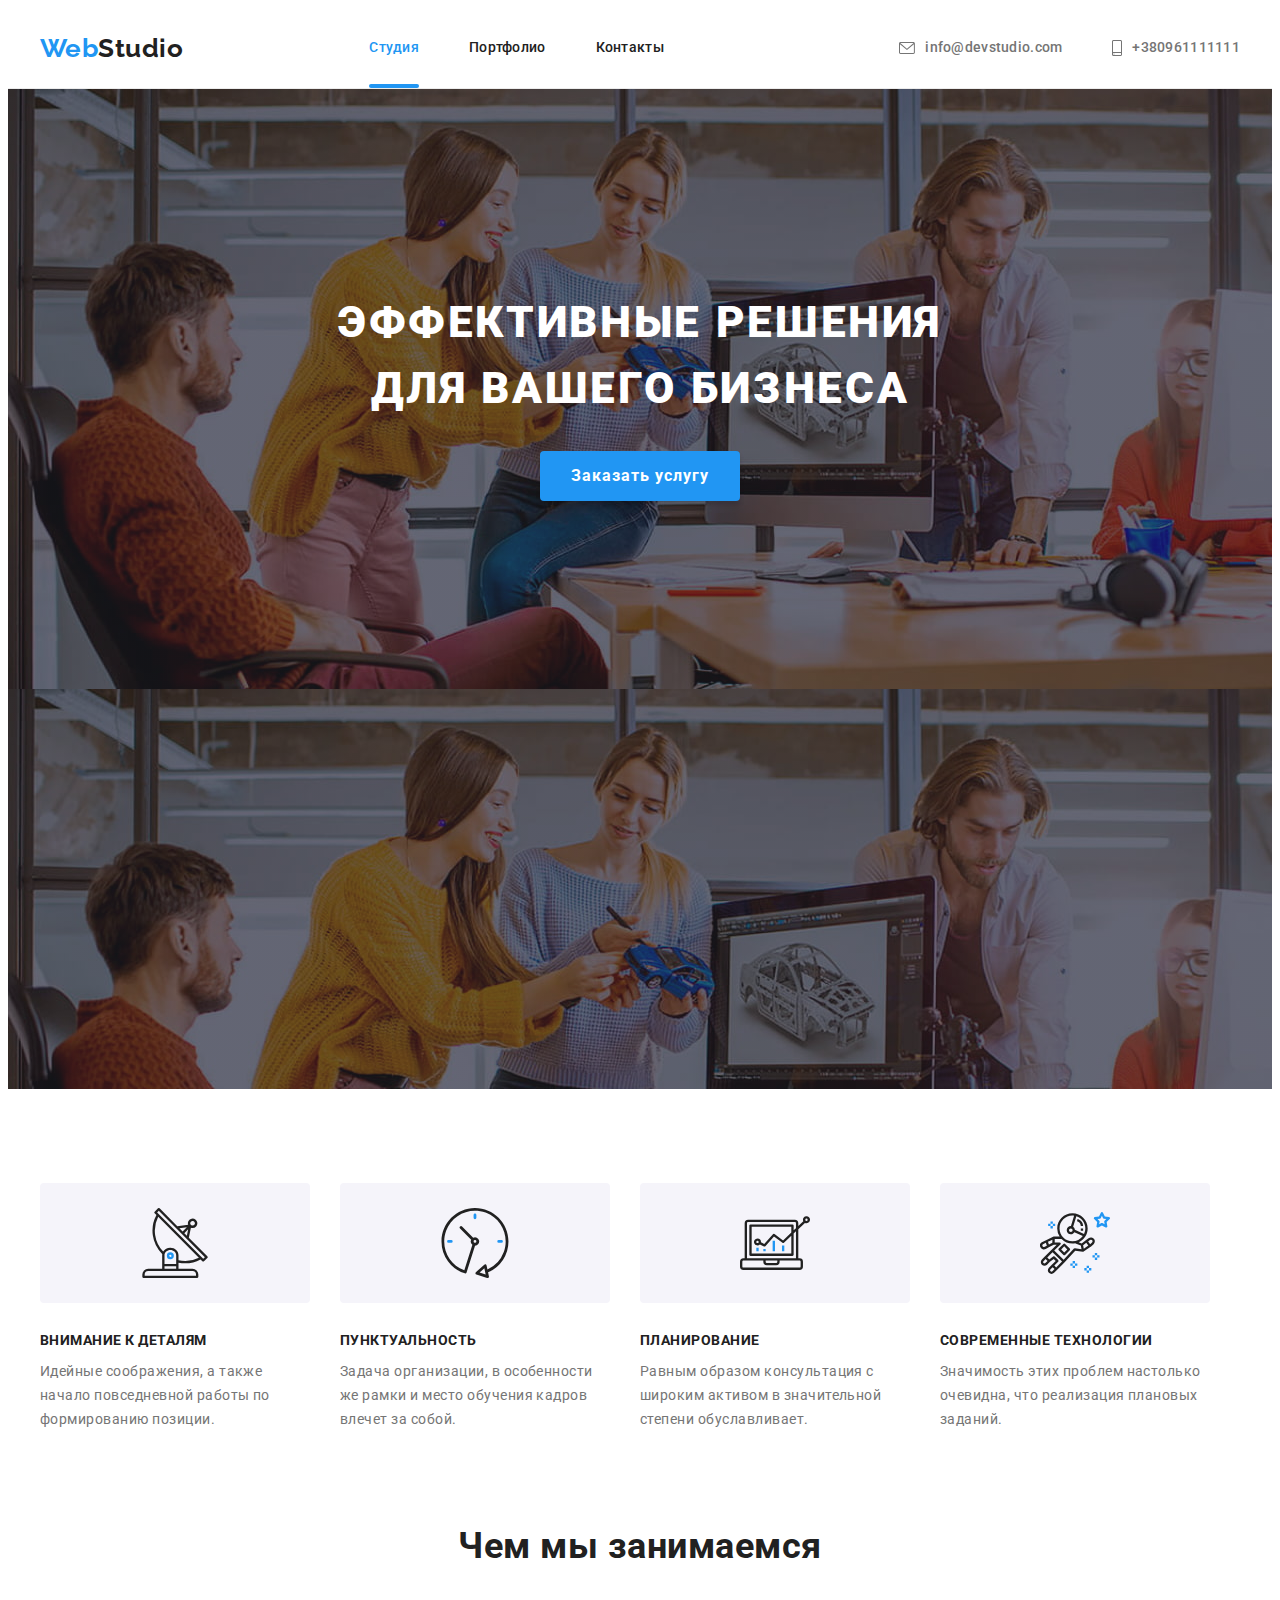
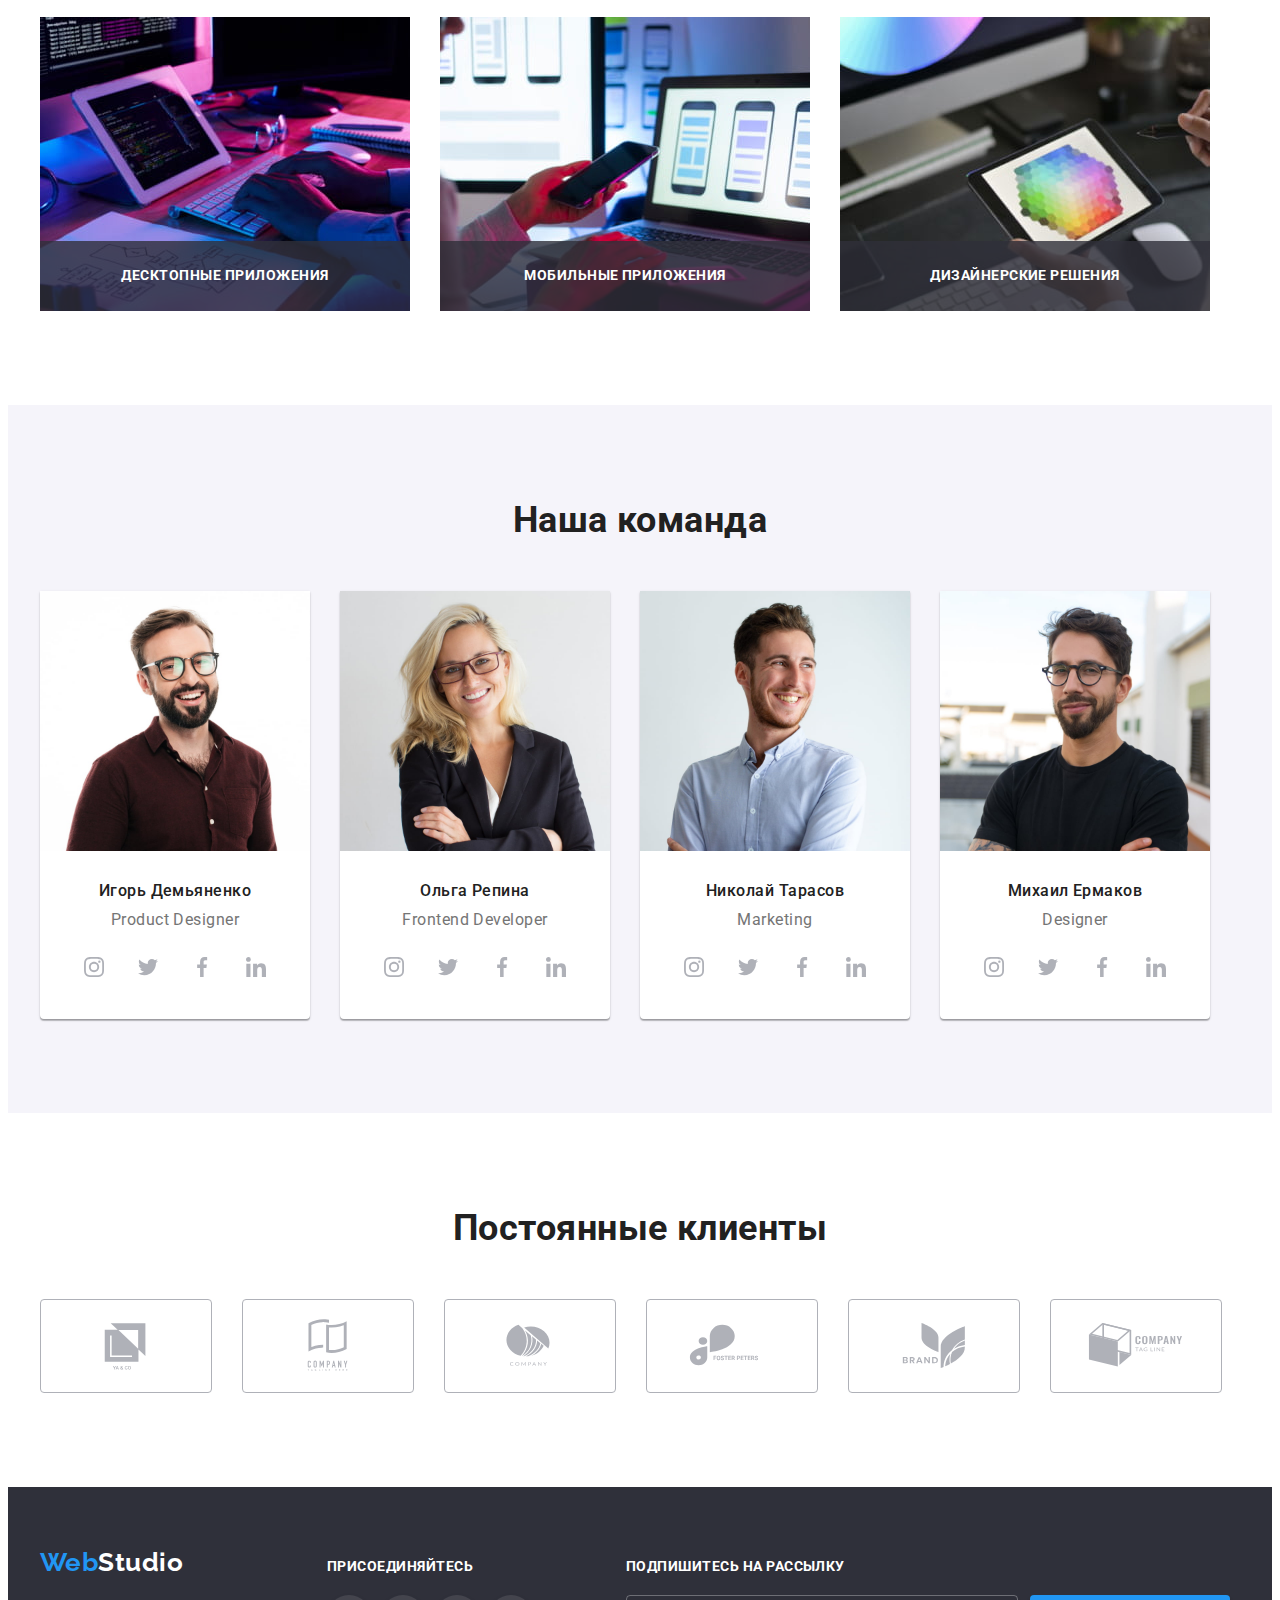
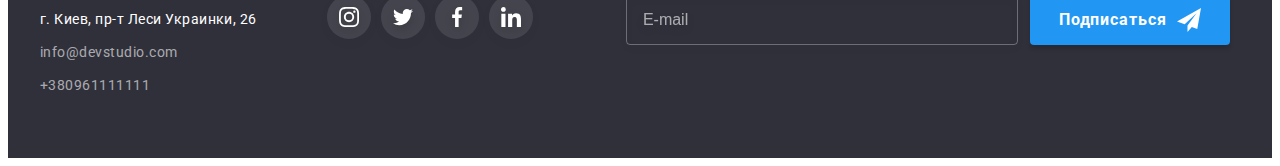
<file: index.html>
<!DOCTYPE html>
<html lang="ru">
  <head>
    <meta charset="UTF-8" />
    <meta http-equiv="X-UA-Compatible" content="IE=edge" />
    <meta name="viewport" content="width=device-width, initial-scale=1.0" />
    <title>WebStudio</title>
    <link rel="preconnect" href="https://fonts.googleapis.com" />
    <link rel="preconnect" href="https://fonts.gstatic.com" crossorigin />
    <link
      href="https://fonts.googleapis.com/css2?family=Raleway:wght@700&family=Roboto:wght@400;500;700;900&display=swap"
      rel="stylesheet"
    />
    <link
      rel="stylesheet"
      href="https://cdnjs.cloudflare.com/ajax/libs/modern-normalize/1.1.0/modern-normalize.min.css"
      integrity="sha512-wpPYUAdjBVSE4KJnH1VR1HeZfpl1ub8YT/NKx4PuQ5NmX2tKuGu6U/JRp5y+Y8XG2tV+wKQpNHVUX03MfMFn9Q=="
      crossorigin="anonymous"
      referrerpolicy="no-referrer"
    />
    <link rel="stylesheet" href="./css/main.min.css"/>
  </head>
  <body>
    <!-- Header -->
    <header class="header">
      <div class="conteiner header__conteiner">
        <nav class="header__navigation">
          <a class="logo" href="./index.html" lang="en"
            >Web<span class="logo logo--accent" lang="en">Studio</span></a
          >

          <ul class="header__list">
            <li class="header__item"><a class="header__link header__link--active" href="./index.html">Студия</a></li>
            <li class="header__item"><a class="header__link" href="./portfolio.html">Портфолио</a></li>
            <li class="header__item"><a class="header__link" href="">Контакты</a></li>
          </ul>
        </nav>
        <ul class="contacts">
          <li class="contacts__item">
            <a class="contacts__link" href="mailto:info@devstudio.com">
              <svg class="contacts__icon" width="16" height="12">
                <use href="./images/icons.svg#envelope"></use>
              </svg>
              info@devstudio.com</a
            >
          </li>
          <li class="contacts__item">
            <a class="contacts__link" href="tel:+380961111111">
              <svg class="contacts__icon" width="10" height="16">
                <use href="./images/icons.svg#smartphone"></use></svg
              >+380961111111</a
            >
          </li>
        </ul>
      </div>
    </header>
    <main class="main">
      <!-- Секция герой -->
      <section class="hero">
        <h1 class="hero__title">Эффективные решения<br />для вашего бизнеса</h1>
        <button class="button" type="button" data-modal-open>Заказать услугу</button>
        <!-- Модальное окно -->
        <div class="backdrop is-hidden" data-modal>
          <div class="modal-wrapper">
            <button class="btn-close" data-modal-close aria-label="Закрыть">
              <svg class="btn-close__icon" width="11" height="11">
                <use href="./images/icons.svg#close-icon"></use>
              </svg>
            </button>
            <strong class="modal-wrapper__title">Оставьте свои данные, мы вам перезвоним</strong>
            <form class="form">
              <label class="form__label">
                <span class="form__name">Имя</span>
                <input class="form__input" type="text" name="username" />
                <svg class="form__icon" width="18" height="18">
                  <use href="./images/icons.svg#person-icon"></use>
                </svg>
              </label>
              <label class="form__label">
                <span class="form__name">Телефон</span>
                <input class="form__input" type="tel" name="phone_number" />
                <svg class="form__icon" width="18" height="18">
                  <use href="./images/icons.svg#phone-icon"></use>
                </svg>
              </label>
              <label class="form__label">
                <span class="form__name">Почта</span>
                <input class="form__input" type="email" name="mail" />
                <svg class="form__icon" width="18" height="18">
                  <use href="./images/icons.svg#email-icon"></use>
                </svg>
              </label>
              <label class="form__label-comment">
                <span class="form__name">Комментарий</span>
                <textarea
                  class="form__comment"
                  name="comment"
                  rows="5"
                  placeholder="Введите текст"
                ></textarea>
              </label>
              <label class="form__policy">
                <input class="form__checkbox visually-hidden" type="checkbox" name="policy" />
                <span class="form__custom-checkbox">
                  <svg class="form__check-icon" width="16" height="15">
                    <use href="./images/icons.svg#icon-check"></use>
                  </svg>
                </span>
                <span class="form__text-policy"
                  >Соглашаюсь с рассылкой и принимаю
                  <a class="form__policy-link" href="" target="_blank">Условия договора</a>
                </span>
              </label>
              <button class="button" type="submit">Отправить</button>
            </form>
          </div>
        </div>
      </section>
      <!--Наши преимущества  -->
      <section class="section">
        <div class="conteiner">
          <h2 class="visually-hidden">Наши преимущества</h2>
          <ul class="advantages">
            <li class="advantages__item">
              <div class="advantages__background">
                <svg class="advantages__icon" width="70" height="70">
                  <use href="./images/icons.svg#antenna"></use>
                </svg>
              </div>
              <h3 class="advantages__title">Внимание к деталям</h3>
              <p class="advantages__text">
                Идейные соображения, а также начало повседневной работы по формированию позиции.
              </p>
            </li>
            <li class="advantages__item">
              <div class="advantages__background">
                <svg class="advantages__icon" width="70" height="70">
                  <use href="./images/icons.svg#clock"></use>
                </svg>
              </div>
              <h3 class="advantages__title">Пунктуальность</h3>
              <p class="advantages__text">
                Задача организации, в особенности же рамки и место обучения кадров влечет за собой.
              </p>
            </li>
            <li class="advantages__item">
              <div class="advantages__background">
                <svg class="advantages__icon" width="70" height="70">
                  <use href="./images/icons.svg#diagram"></use>
                </svg>
              </div>
              <h3 class="advantages__title">Планирование</h3>
              <p class="advantages__text">
                Равным образом консультация с широким активом в значительной степени обуславливает.
              </p>
            </li>
            <li class="advantages__item">
              <div class="advantages__background">
                <svg class="advantages__icon" width="70" height="70">
                  <use href="./images/icons.svg#astronaut"></use>
                </svg>
              </div>
              <h3 class="advantages__title">Современные технологии</h3>
              <p class="advantages__text">
                Значимость этих проблем настолько очевидна, что реализация плановых заданий.
              </p>
            </li>
          </ul>
        </div>
      </section>
      <!-- Чем мы занимаемся -->
      <section class="section main__section">
        <div class="conteiner">
          <h2 class="section__title">Чем мы занимаемся</h2>
          <ul class="specialty">
            <li class="specialty__item">
              <img
                class="specialty__img"
                src="./images/examples-of-works/img-examples-of-works-1.jpg"
                alt="кто-то набирает на клавиатуре код разработки, который виден на экране монитора"
                width="370"
                height="294"
              />
              <p class="specialty__text">Десктопные приложения</p>
            </li>
            <li class="specialty__item">
              <img
                class="specialty__img"
                src="./images/examples-of-works/img-examples-of-works-2.jpg"
                alt="женщина с телефоном в руке, сидящая перед ноутбуком, на экране которого изображены примеры верстки для мобильных устройств"
                width="370"
                height="294"
              />
              <p class="specialty__text">Мобильные приложения</p>
            </li>
            <li class="specialty__item">
              <img
                class="specialty__img"
                src="./images/examples-of-works/img-examples-of-works-3.jpg"
                alt="кто-то держит в руке планшет, на котором изображена гамма цветных градиентов, в другой руке стилус"
                width="370"
                height="294"
              />
              <p class="specialty__text">Дизайнерские решения</p>
            </li>
          </ul>
        </div>
      </section>
      <!-- Наша команда -->
      <section class="section section--background ">
        <div class="conteiner">
          <h2 class="section__title">Наша команда</h2>
          <ul class="team">
            <li class="team__item">
              <img
                class="team__img"
                src="./images/foto-team/foto-1.jpg"
                alt="фото мужчины"
                width="270"
                height="260"
              />
              <div class="team__description">
                <h3 class="team__name">Игорь Демьяненко</h3>
                <p class="team__profession" lang="en">Product Designer</p>

                <ul class="socials">
                  <li class="socials__item">
                    <a
                      class="socials__link"
                      href=""
                      target="_blank"
                      rel="noopener noreferrer"
                      aria-label="иконка instagram"
                    >
                      <svg class="socials__icon" width="20" height="20">
                        <use href="./images/icons.svg#instagram"></use>
                      </svg>
                    </a>
                  </li>
                  <li class="socials__item">
                    <a
                      class="socials__link"
                      href=""
                      target="_blank"
                      rel="noopener noreferrer"
                      aria-label="иконка twitter"
                    >
                      <svg class="socials__icon" width="20" height="20">
                        <use href="./images/icons.svg#twitter"></use>
                      </svg>
                    </a>
                  </li>
                  <li class="socials__item">
                    <a
                      class="socials__link"
                      href=""
                      target="_blank"
                      rel="noopener noreferrer"
                      aria-label="иконка facebook"
                    >
                      <svg class="socials__icon" width="20" height="20">
                        <use href="./images/icons.svg#facebook"></use>
                      </svg>
                    </a>
                  </li>
                  <li class="socials__item">
                    <a
                      class="socials__link"
                      href=""
                      target="_blank"
                      rel="noopener noreferrer"
                      aria-label="иконка linkedin"
                    >
                      <svg class="socials__icon" width="20" height="20">
                        <use href="./images/icons.svg#linkedin"></use>
                      </svg>
                    </a>
                  </li>
                </ul>
              </div>
            </li>
            <li class="team__item">
              <img
                class="team__img"
                src="./images/foto-team/foto-2.jpg"
                alt="фото женщины"
                width="270"
                height="260"
              />
              <div class="team__description">
                <h3 class="team__name">Ольга Репина</h3>
                <p class="team__profession" lang="en">Frontend Developer</p>
                <ul class="socials">
                  <li class="socials__item">
                    <a
                      class="socials__link"
                      href=""
                      target="_blank"
                      rel="noopener noreferrer"
                      aria-label="иконка instagram"
                    >
                      <svg class="socials__icon" width="20" height="20">
                        <use href="./images/icons.svg#instagram"></use>
                      </svg>
                    </a>
                  </li>
                  <li class="socials__item">
                    <a
                      class="socials__link"
                      href=""
                      target="_blank"
                      rel="noopener noreferrer"
                      aria-label="иконка twitter"
                    >
                      <svg class="socials__icon" width="20" height="20">
                        <use href="./images/icons.svg#twitter"></use>
                      </svg>
                    </a>
                  </li>
                  <li class="socials__item">
                    <a
                      class="socials__link"
                      href=""
                      target="_blank"
                      rel="noopener noreferrer"
                      aria-label="иконка facebook"
                    >
                      <svg class="socials__icon" width="20" height="20">
                        <use href="./images/icons.svg#facebook"></use>
                      </svg>
                    </a>
                  </li>
                  <li class="socials__item">
                    <a
                      class="socials__link"
                      href=""
                      target="_blank"
                      rel="noopener noreferrer"
                      aria-label="иконка linkedin"
                    >
                      <svg class="socials__icon" width="20" height="20">
                        <use href="./images/icons.svg#linkedin"></use>
                      </svg>
                    </a>
                  </li>
                </ul>
              </div>
            </li>
            <li class="team__item">
              <img
                class="team__img"
                src="./images/foto-team/foto-3.jpg"
                alt="фото мужчины"
                width="270"
                height="260"
              />
              <div class="team__description">
                <h3 class="team__name">Николай Тарасов</h3>
                <p class="team__profession" lang="en">Marketing</p>
                <ul class="socials">
                  <li class="socials__item">
                    <a
                      class="socials__link"
                      href=""
                      target="_blank"
                      rel="noopener noreferrer"
                      aria-label="иконка instagram"
                    >
                      <svg class="socials__icon" width="20" height="20">
                        <use href="./images/icons.svg#instagram"></use>
                      </svg>
                    </a>
                  </li>
                  <li class="socials__item">
                    <a
                      class="socials__link"
                      href=""
                      target="_blank"
                      rel="noopener noreferrer"
                      aria-label="иконка twitter"
                    >
                      <svg class="socials__icon" width="20" height="20">
                        <use href="./images/icons.svg#twitter"></use>
                      </svg>
                    </a>
                  </li>
                  <li class="socials__item">
                    <a
                      class="socials__link"
                      href=""
                      target="_blank"
                      rel="noopener noreferrer"
                      aria-label="иконка facebook"
                    >
                      <svg class="socials__icon" width="20" height="20">
                        <use href="./images/icons.svg#facebook"></use>
                      </svg>
                    </a>
                  </li>
                  <li class="socials__item">
                    <a
                      class="socials__link"
                      href=""
                      target="_blank"
                      rel="noopener noreferrer"
                      aria-label="иконка linkedin"
                    >
                      <svg class="socials__icon" width="20" height="20">
                        <use href="./images/icons.svg#linkedin"></use>
                      </svg>
                    </a>
                  </li>
                </ul>
              </div>
            </li>
            <li class="team__item">
              <img
                class="team__img"
                src="./images/foto-team/foto-4.jpg"
                alt="фото мужчины"
                width="270"
                height="260"
              />
              <div class="team__description">
                <h3 class="team__name">Михаил Ермаков</h3>
                <p class="team__profession" lang="en">Designer</p>
                <ul class="socials">
                  <li class="socials__item">
                    <a
                      class="socials__link"
                      href=""
                      target="_blank"
                      rel="noopener noreferrer"
                      aria-label="иконка instagram"
                    >
                      <svg class="socials__icon" width="20" height="20">
                        <use href="./images/icons.svg#instagram"></use>
                      </svg>
                    </a>
                  </li>
                  <li class="socials__item">
                    <a
                      class="socials__link"
                      href=""
                      target="_blank"
                      rel="noopener noreferrer"
                      aria-label="иконка twitter"
                    >
                      <svg class="socials__icon" width="20" height="20">
                        <use href="./images/icons.svg#twitter"></use>
                      </svg>
                    </a>
                  </li>
                  <li class="socials__item">
                    <a
                      class="socials__link"
                      href=""
                      target="_blank"
                      rel="noopener noreferrer"
                      aria-label="иконка facebook"
                    >
                      <svg class="socials__icon" width="20" height="20">
                        <use href="./images/icons.svg#facebook"></use>
                      </svg>
                    </a>
                  </li>
                  <li class="socials__item">
                    <a
                      class="socials__link"
                      href=""
                      target="_blank"
                      rel="noopener noreferrer"
                      aria-label="иконка linkedin"
                    >
                      <svg class="socials__icon" width="20" height="20">
                        <use href="./images/icons.svg#linkedin"></use>
                      </svg>
                    </a>
                  </li>
                </ul>
              </div>
            </li>
          </ul>
        </div>
      </section>
      <!-- Постоянные клиенты -->
      <section class="section">
        <div class="conteiner">
          <h2 class="section__title">Постоянные клиенты</h2>
          <ul class="client">
            <li class="client__item">
              <a
                class="client__link"
                href=""
                target="_blank"
                rel="noopener noreferrer"
                aria-label="логотип компании"
              >
                <svg class="client__icon" width="106" height="60">
                  <use href="./images/icons.svg#logo-1"></use>
                </svg>
              </a>
            </li>
            <li class="client__item">
              <a
                class="client__link"
                href=""
                target="_blank"
                rel="noopener noreferrer"
                aria-label="логотип компании"
              >
                <svg class="client__icon" width="106" height="60">
                  <use href="./images/icons.svg#logo-2"></use>
                </svg>
              </a>
            </li>
            <li class="client__item">
              <a
                class="client__link"
                href=""
                target="_blank"
                rel="noopener noreferrer"
                aria-label="логотип компании"
              >
                <svg class="client__icon" width="106" height="60">
                  <use href="./images/icons.svg#logo-3"></use>
                </svg>
              </a>
            </li>
            <li class="client__item">
              <a
                class="client__link"
                href=""
                target="_blank"
                rel="noopener noreferrer"
                aria-label="логотип компании"
              >
                <svg class="client__icon" width="106" height="60">
                  <use href="./images/icons.svg#logo-4"></use>
                </svg>
              </a>
            </li>
            <li class="client__item">
              <a
                class="client__link"
                href=""
                target="_blank"
                rel="noopener noreferrer"
                aria-label="логотип компании"
              >
                <svg class="client__icon" width="106" height="60">
                  <use href="./images/icons.svg#logo-5"></use>
                </svg>
              </a>
            </li>
            <li class="client__item">
              <a
                class="client__link"
                href=""
                target="_blank"
                rel="noopener noreferrer"
                aria-label="логотип компании"
              >
                <svg class="client__icon" width="106" height="60">
                  <use href="./images/icons.svg#logo-6"></use>
                </svg>
              </a>
            </li>
          </ul>
        </div>
      </section>
    </main>

    <!-- Footer -->

    <footer class="footer">
      <div class="conteiner footer__conteiner">
        <div class="logo-address">
          <a class="footer-logo" href="./index.html" lang="en"
            >Web<span class="footer-logo__part footer-logo__part--accent" lang="en">Studio</span></a
          >
          <address class="address">
            <p class="address__residential">г. Киев, пр-т Леси Украинки, 26</p>
            <ul class="address__list">
              <li class="address__item">
                <a class="address__link" href="mailto:info@devstudio.com">info@devstudio.com</a>
              </li>
              <li class="address__item">
                <a class="address__link" href="tel:+380961111111">+380961111111</a>
              </li>
            </ul>
          </address>
        </div>
        <div class="footer-socials">
          <strong class="footer-socials__title">Присоединяйтесь</strong>
          <ul class="socials">
            <li class="socials__item">
              <a
                class="socials__link--darck"
                href=""
                target="_blank"
                rel="noopener noreferrer"
                aria-label="иконка instagram"
              >
                <svg class="socials__icon--darck" width="20" height="20">
                  <use href="./images/icons.svg#instagram"></use>
                </svg>
              </a>
            </li>
            <li class="socials__item">
              <a
                class="socials__link--darck"
                href=""
                target="_blank"
                rel="noopener noreferrer"
                aria-label="иконка twitter"
              >
                <svg class="socials__icon--darck" width="20" height="20">
                  <use href="./images/icons.svg#twitter"></use>
                </svg>
              </a>
            </li>
            <li class="socials__item">
              <a
                class="socials__link--darck"
                href=""
                target="_blank"
                rel="noopener noreferrer"
                aria-label="иконка facebook"
              >
                <svg class="socials__icon--darck" width="20" height="20">
                  <use href="./images/icons.svg#facebook"></use>
                </svg>
              </a>
            </li>
            <li class="socials__item">
              <a
                class="socials__link--darck"
                href=""
                target="_blank"
                rel="noopener noreferrer"
                aria-label="иконка linkedin"
              >
                <svg class="socials__icon--darck" width="20" height="20">
                  <use href="./images/icons.svg#linkedin"></use>
                </svg>
              </a>
            </li>
          </ul>
        </div>
        <div class="subscribe">
          <strong class="subscribe__title">Подпишитесь на рассылку</strong>
          <form class="subscribe__form">
            <label class="visually-hidden" for="sub-mail">Почта</label>
            <input
              class="subscribe__input"
              type="email"
              name="mail"
              id="sub-mail"
              placeholder="E-mail"
            />
            <button class="button subscribe__button" type="submit">
              Подписаться
              <svg class="subscribe__icon" width="24" height="24">
                <use href="./images/icons.svg#icon-send"></use>
              </svg>
            </button>
          </form>
        </div>
      </div>
    </footer>
    <script src="./js/modal.js"></script>
  </body>
</html>
</file>
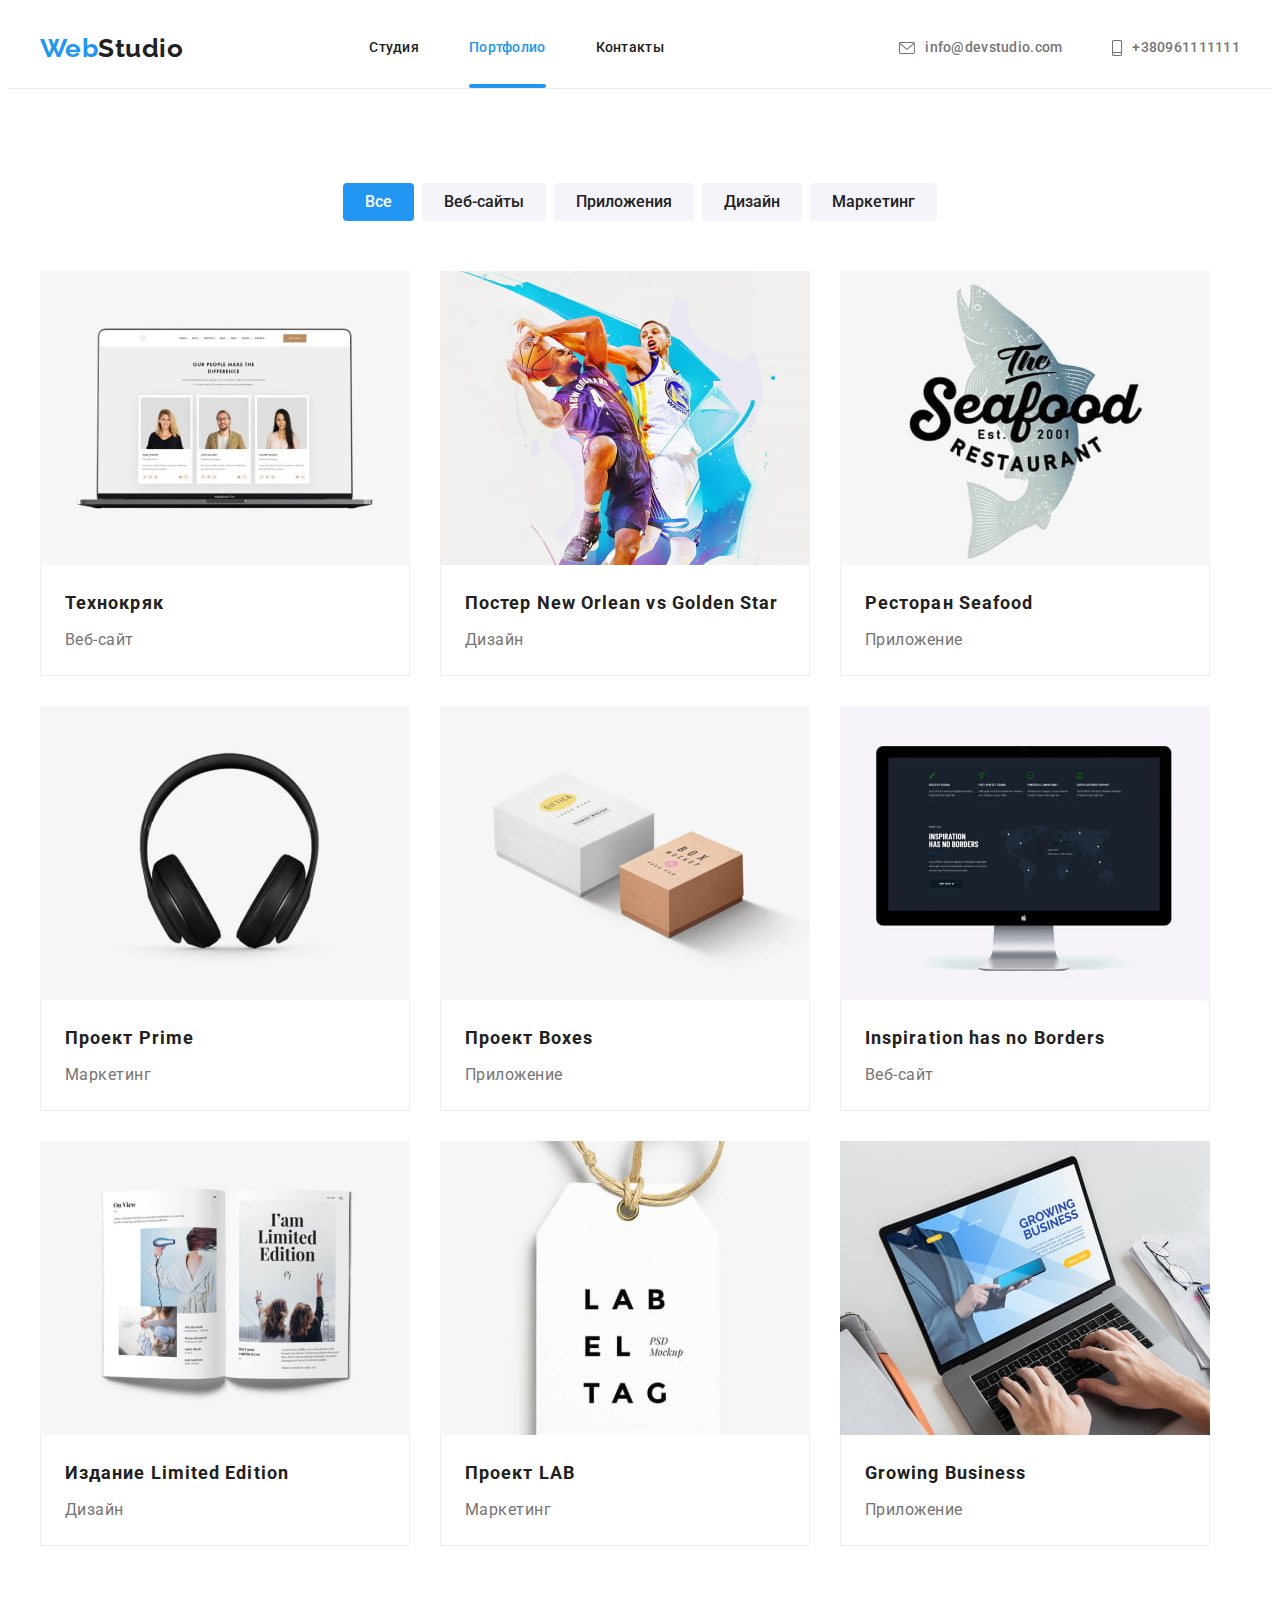
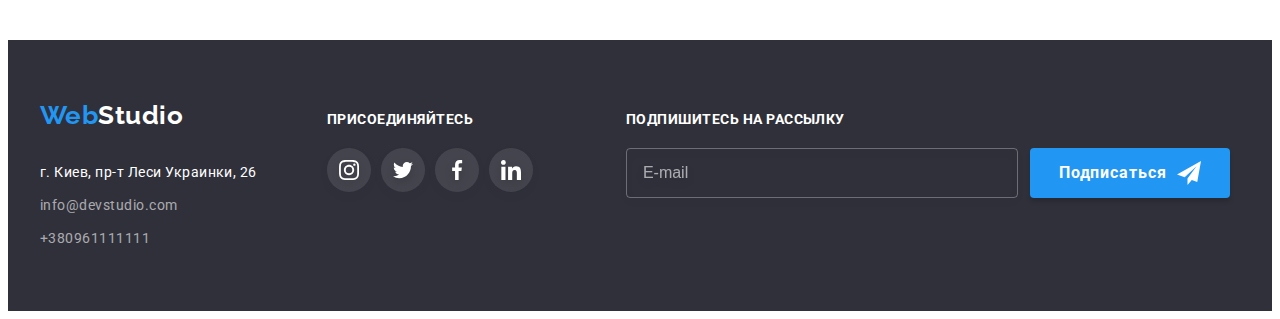
<file: portfolio.html>
<!DOCTYPE html>
<html lang="ru">
  <head>
    <meta charset="UTF-8" />
    <meta http-equiv="X-UA-Compatible" content="IE=edge" />
    <meta name="viewport" content="width=device-width, initial-scale=1.0" />
    <title>WebStudio</title>
    <link rel="preconnect" href="https://fonts.googleapis.com" />
    <link rel="preconnect" href="https://fonts.gstatic.com" crossorigin />
    <link
      href="https://fonts.googleapis.com/css2?family=Raleway:wght@700&family=Roboto:wght@400;500;700;900&display=swap"
      rel="stylesheet"
    />
    <link
      rel="stylesheet"
      href="https://cdnjs.cloudflare.com/ajax/libs/modern-normalize/1.1.0/modern-normalize.min.css"
      integrity="sha512-wpPYUAdjBVSE4KJnH1VR1HeZfpl1ub8YT/NKx4PuQ5NmX2tKuGu6U/JRp5y+Y8XG2tV+wKQpNHVUX03MfMFn9Q=="
      crossorigin="anonymous"
      referrerpolicy="no-referrer"
    />
    <link rel="stylesheet" href="./css/main.min.css"/>
  </head>
  <body>
    <!-- Header -->
    <header class="header">
      <div class="conteiner header__conteiner">
        <nav class="header__navigation">
          <a class="logo" href="./index.html" lang="en"
            >Web<span class="logo logo--accent" lang="en">Studio</span></a
          >

          <ul class="header__list">
            <li class="header__item"><a class="header__link" href="./index.html">Студия</a></li>
            <li class="header__item"><a class="header__link header__link--active" href="./portfolio.html">Портфолио</a></li>
            <li class="header__item"><a class="header__link" href="">Контакты</a></li>
          </ul>
        </nav>
        <ul class="contacts">
          <li class="contacts__item">
            <a class="contacts__link" href="mailto:info@devstudio.com">
              <svg class="contacts__icon" width="16" height="12">
                <use href="./images/icons.svg#envelope"></use>
              </svg>
              info@devstudio.com</a
            >
          </li>
          <li class="contacts__item">
            <a class="contacts__link" href="tel:+380961111111">
              <svg class="contacts__icon" width="10" height="16">
                <use href="./images/icons.svg#smartphone"></use></svg
              >+380961111111</a
            >
          </li>
        </ul>
      </div>
    </header>
    <main>
      <!-- Секция портфолио -->
      <section class="section">
        <div class="conteiner">
          <h1 class="visually-hidden">Портфолио</h1>
          <ul class="list-btn">
            <li class="list-btn__item">
              <button class="portfolio-btn portfolio-btn--active" type="button">Все</button>
            </li>
            <li class="list-btn__item">
              <button class="portfolio-btn" type="button">Веб-сайты</button>
            </li>
            <li class="list-btn__item">
              <button class="portfolio-btn" type="button">Приложения</button>
            </li>
            <li class="list-btn__item">
              <button class="portfolio-btn" type="button">Дизайн</button>
            </li>
            <li class="list-btn__item">
              <button class="portfolio-btn" type="button">Маркетинг</button>
            </li>
          </ul>
          <!-- Картки -->
          <ul class="portfolio">
            <li class="portfolio__item">
              <a class="card" href="">
                <div class="card__wrapper">
                  <img
                    class="card__img"
                    src="./images/porfolio/website-tehnicall.jpg"
                    alt="ноутбук на котором изображена страница сайта"
                    width="370"
                    height="294"
                  />
                  <p class="card__text">
                    Ресурс предлагает комплексные предложения с разным уровнем функционала и
                    сервисов. Все это позволит посетителю получить исчерпывающие сведения <br />
                    о компании или частном лице.
                  </p>
                </div>

                <div class="card__description">
                  <h2 class="card__title">Технокряк</h2>
                  <p class="card__direction">Веб-сайт</p>
                </div>
              </a>
            </li>
            <li class="portfolio__item">
              <a class="card" href="">
                <div class="card__wrapper">
                  <img
                    class="card__img"
                    src="./images/porfolio/poster.jpg"
                    alt="двое баскетболистов в борьбе за мяч"
                    width="370"
                    height="294"
                  />
                  <p class="card__text">
                    Ресурс предлагает комплексные предложения с разным уровнем функционала и
                    сервисов. Все это позволит посетителю получить исчерпывающие сведения <br />
                    о компании или частном лице.
                  </p>
                </div>
                <div class="card__description">
                  <h2 class="card__title">Постер New Orlean vs Golden Star</h2>
                  <p class="card__direction">Дизайн</p>
                </div>
              </a>
            </li>
            <li class="portfolio__item">
              <a class="card" href="">
                <div class="card__wrapper">
                  <img
                    class="card__img"
                    src="./images/porfolio/seafood.jpg"
                    alt="рыба на фоне которой изображено название ресторана"
                    width="370"
                    height="294"
                  />
                  <p class="card__text">
                    Ресурс предлагает комплексные предложения с разным уровнем функционала и
                    сервисов. Все это позволит посетителю получить исчерпывающие сведения <br />
                    о компании или частном лице.
                  </p>
                </div>
                <div class="card__description">
                  <h2 class="card__title">Ресторан Seafood</h2>
                  <p class="card__direction">Приложение</p>
                </div>
              </a>
            </li>
            <li class="portfolio__item">
              <a class="card" href="">
                <div class="card__wrapper">
                  <img
                    class="card__img"
                    src="./images/porfolio/prime.jpg"
                    alt="наушники полноразмерные"
                    width="370"
                    height="294"
                  />
                  <p class="card__text">
                    Ресурс предлагает комплексные предложения с разным уровнем функционала и
                    сервисов. Все это позволит посетителю получить исчерпывающие сведения <br />
                    о компании или частном лице.
                  </p>
                </div>
                <div class="card__description">
                  <h2 class="card__title">Проект Prime</h2>
                  <p class="card__direction">Маркетинг</p>
                </div>
              </a>
            </li>
            <li class="portfolio__item">
              <a class="card" href="">
                <div class="card__wrapper">
                  <img
                    class="card__img"
                    src="./images/porfolio/boxes.jpg"
                    alt="две коробки"
                    width="370"
                    height="294"
                  />
                  <p class="card__text">
                    Ресурс предлагает комплексные предложения с разным уровнем функционала и
                    сервисов. Все это позволит посетителю получить исчерпывающие сведения <br />
                    о компании или частном лице.
                  </p>
                </div>
                <div class="card__description">
                  <h2 class="card__title">Проект Boxes</h2>
                  <p class="card__direction">Приложение</p>
                </div>
              </a>
            </li>
            <li class="portfolio__item">
              <a class="card" href="">
                <div class="card__wrapper">
                  <img
                    class="card__img"
                    src="./images/porfolio/inspiration-borders.jpg"
                    alt="монитор на котором изображена страница сайта"
                    width="370"
                    height="294"
                  />
                  <p class="card__text">
                    Ресурс предлагает комплексные предложения с разным уровнем функционала и
                    сервисов. Все это позволит посетителю получить исчерпывающие сведения <br />
                    о компании или частном лице.
                  </p>
                </div>
                <div class="card__description">
                  <h2 class="card__title">Inspiration has no Borders</h2>
                  <p class="card__direction">Веб-сайт</p>
                </div>
              </a>
            </li>
            <li class="portfolio__item">
              <a class="card" href="">
                <div class="card__wrapper">
                  <img
                    class="card__img"
                    src="./images/porfolio/limited-edition.jpg"
                    alt="страницы журнала"
                    width="370"
                    height="294"
                  />
                  <p class="card__text">
                    Ресурс предлагает комплексные предложения с разным уровнем функционала и
                    сервисов. Все это позволит посетителю получить исчерпывающие сведения <br />
                    о компании или частном лице.
                  </p>
                </div>
                <div class="card__description">
                  <h2 class="card__title">Издание Limited Edition</h2>
                  <p class="card__direction">Дизайн</p>
                </div>
              </a>
            </li>
            <li class="portfolio__item">
              <a class="card" href="">
                <div class="card__wrapper">
                  <img
                    class="card__img"
                    src="./images/porfolio/lab.jpg"
                    alt="бейдж, на котором изображено название проекта"
                    width="370"
                    height="294"
                  />
                  <p class="card__text">
                    Ресурс предлагает комплексные предложения с разным уровнем функционала и
                    сервисов. Все это позволит посетителю получить исчерпывающие сведения <br />
                    о компании или частном лице.
                  </p>
                </div>
                <div class="card__description">
                  <h2 class="card__title">Проект LAB</h2>
                  <p class="card__direction">Маркетинг</p>
                </div>
              </a>
            </li>
            <li class="portfolio__item">
              <a class="card" href="">
                <div class="card__wrapper">
                  <img
                    class="card__img"
                    src="./images/porfolio/growing-business.jpg"
                    alt="ноутбук на котором изображена страница приложения"
                    width="370"
                    height="294"
                  />
                  <p class="card__text">
                    Ресурс предлагает комплексные предложения с разным уровнем функционала и
                    сервисов. Все это позволит посетителю получить исчерпывающие сведения <br />
                    о компании или частном лице.
                  </p>
                </div>
                <div class="card__description">
                  <h2 class="card__title">Growing Business</h2>
                  <p class="card__direction">Приложение</p>
                </div>
              </a>
            </li>
          </ul>
        </div>
      </section>
    </main>
    <!-- Footer -->
    <footer class="footer">
      <div class="conteiner footer__conteiner">
        <div class="logo-address">
          <a class="footer-logo" href="./index.html" lang="en"
            >Web<span class="footer-logo__part footer-logo__part--accent" lang="en">Studio</span></a
          >
          <address class="address">
            <p class="address__residential">г. Киев, пр-т Леси Украинки, 26</p>
            <ul class="address__list">
              <li class="address__item">
                <a class="address__link" href="mailto:info@devstudio.com">info@devstudio.com</a>
              </li>
              <li class="address__item">
                <a class="address__link" href="tel:+380961111111">+380961111111</a>
              </li>
            </ul>
          </address>
        </div>
        <div class="footer-socials">
          <strong class="footer-socials__title">Присоединяйтесь</strong>
          <ul class="socials">
            <li class="socials__item">
              <a
                class="socials__link--darck"
                href=""
                target="_blank"
                rel="noopener noreferrer"
                aria-label="иконка instagram"
              >
                <svg class="socials__icon--darck" width="20" height="20">
                  <use href="./images/icons.svg#instagram"></use>
                </svg>
              </a>
            </li>
            <li class="socials__item">
              <a
                class="socials__link--darck"
                href=""
                target="_blank"
                rel="noopener noreferrer"
                aria-label="иконка twitter"
              >
                <svg class="socials__icon--darck" width="20" height="20">
                  <use href="./images/icons.svg#twitter"></use>
                </svg>
              </a>
            </li>
            <li class="socials__item">
              <a
                class="socials__link--darck"
                href=""
                target="_blank"
                rel="noopener noreferrer"
                aria-label="иконка facebook"
              >
                <svg class="socials__icon--darck" width="20" height="20">
                  <use href="./images/icons.svg#facebook"></use>
                </svg>
              </a>
            </li>
            <li class="socials__item">
              <a
                class="socials__link--darck"
                href=""
                target="_blank"
                rel="noopener noreferrer"
                aria-label="иконка linkedin"
              >
                <svg class="socials__icon--darck" width="20" height="20">
                  <use href="./images/icons.svg#linkedin"></use>
                </svg>
              </a>
            </li>
          </ul>
        </div>
        <div class="subscribe">
          <strong class="subscribe__title">Подпишитесь на рассылку</strong>
          <form class="subscribe__form">
            <label class="visually-hidden" for="sub-mail">Почта</label>
            <input
              class="subscribe__input"
              type="email"
              name="mail"
              id="sub-mail"
              placeholder="E-mail"
            />
            <button class="button subscribe__button" type="submit">
              Подписаться
              <svg class="subscribe__icon" width="24" height="24">
                <use href="./images/icons.svg#icon-send"></use>
              </svg>
            </button>
          </form>
        </div>
      </div>
    </footer>
  </body>
</html>
</file>
<file: css/main.min.css>
:root{--main-font: 'Roboto', sans-serif;--main-text-cl: #757575;--title-text-cl: #212121;--accent-text-cl: #2196f3;--main-bg-cl: #f5f4fa;--dark-bg-cl: #2f303a;--time: 250ms;--cubic: cubic-bezier(0.4, 0, 0.2, 1)}.visually-hidden{position:absolute;white-space:nowrap;width:1px;height:1px;overflow:hidden;border:0;padding:0;clip:rect(0 0 0 0);-webkit-clip-path:inset(50%);clip-path:inset(50%);margin:-1px}.logo,.footer-logo,.header__link,.contacts__link,.card{text-decoration:none}ul{list-style:none}body{font-family:var(--main-font);color:var(--main-text-cl);letter-spacing:0.03em}.section{padding-top:94px;padding-bottom:94px}.conteiner{margin-left:auto;margin-right:auto;padding-left:15px;padding-right:15px;width:1200px}.button{padding:10px 30px;font-family:inherit;font-weight:700;font-size:16px;line-height:1.88em;letter-spacing:0.06em;color:#ffffff;background-color:var(--accent-text-cl);cursor:pointer;min-width:200px;height:50px;-webkit-box-shadow:0px 4px 4px rgba(0,0,0,0.15);box-shadow:0px 4px 4px rgba(0,0,0,0.15);border:0;border-radius:4px;-webkit-transition-property:background-color;transition-property:background-color;-webkit-transition-duration:var(--time);transition-duration:var(--time);-webkit-transition-timing-function:var(--cubic);transition-timing-function:var(--cubic)}.button:hover,.button:focus{background-color:#188ce8}.socials{padding:0;display:-webkit-box;display:-ms-flexbox;display:flex;-webkit-box-pack:center;-ms-flex-pack:center;justify-content:center;-webkit-box-align:center;-ms-flex-align:center;align-items:center}.socials__item:not(:last-child){margin-right:10px}.socials__link{display:-webkit-box;display:-ms-flexbox;display:flex;-webkit-box-pack:center;-ms-flex-pack:center;justify-content:center;-webkit-box-align:center;-ms-flex-align:center;align-items:center;width:44px;height:44px;border-radius:50%;color:#afb1b8;background-color:#ffffff;-webkit-transition-property:color, background-color;transition-property:color, background-color;-webkit-transition-duration:var(--time);transition-duration:var(--time);-webkit-transition-timing-function:var(--cubic);transition-timing-function:var(--cubic)}.socials__link:hover,.socials__link:focus{color:#ffffff;background-color:var(--accent-text-cl)}.socials__icon,.socials__icon--darck{fill:currentColor}.socials__link--darck{display:-webkit-box;display:-ms-flexbox;display:flex;-webkit-box-pack:center;-ms-flex-pack:center;justify-content:center;-webkit-box-align:center;-ms-flex-align:center;align-items:center;width:44px;height:44px;border-radius:50%;color:#ffffff;background-color:rgba(255,255,255,0.1);-webkit-filter:drop-shadow(0px 4px 4px rgba(0,0,0,0.25));filter:drop-shadow(0px 4px 4px rgba(0,0,0,0.25));-webkit-transition-property:background-color;transition-property:background-color;-webkit-transition-duration:var(--time);transition-duration:var(--time);-webkit-transition-timing-function:var(--cubic);transition-timing-function:var(--cubic)}.socials__link--darck:hover,.socials__link--darck:focus{background-color:var(--accent-text-cl)}.backdrop{position:fixed;z-index:10;top:0;left:0;width:100%;height:100%;background-color:rgba(0,0,0,0.2);opacity:1;-webkit-transition-property:opacity, visibility;transition-property:opacity, visibility;-webkit-transition-duration:300ms;transition-duration:300ms;-webkit-transition-timing-function:var(--cubic);transition-timing-function:var(--cubic)}.backdrop.is-hidden{opacity:0;pointer-events:none;visibility:hidden}.backdrop.is-hidden .modal-wrapper{-webkit-transform:translate(-50%, -50%) scale(0.5);transform:translate(-50%, -50%) scale(0.5)}.modal-wrapper{position:absolute;left:50%;top:50%;padding:40px;width:528px;height:581px;border-radius:4px;background:#ffffff;-webkit-box-shadow:0px 1px 3px rgba(0,0,0,0.12),0px 1px 1px rgba(0,0,0,0.14),0px 2px 1px rgba(0,0,0,0.2);box-shadow:0px 1px 3px rgba(0,0,0,0.12),0px 1px 1px rgba(0,0,0,0.14),0px 2px 1px rgba(0,0,0,0.2);-webkit-transform:translate(-50%, -50%) scale(1);transform:translate(-50%, -50%) scale(1);-webkit-transition-property:-webkit-transform;transition-property:-webkit-transform;transition-property:transform;transition-property:transform, -webkit-transform;-webkit-transition-duration:500ms;transition-duration:500ms;-webkit-transition-timing-function:var(--cubic);transition-timing-function:var(--cubic)}.modal-wrapper__title{display:block;margin-bottom:12px;font-size:20px;line-height:1.15em;color:var(--title-text-cl)}.btn-close{position:absolute;top:8px;right:8px;display:-webkit-box;display:-ms-flexbox;display:flex;-webkit-box-align:center;-ms-flex-align:center;align-items:center;-webkit-box-pack:center;-ms-flex-pack:center;justify-content:center;padding:0;width:30px;height:30px;border-radius:50%;cursor:pointer;background:#ffffff;border:1px solid rgba(0,0,0,0.1)}.btn-close__icon{-webkit-transition-property:fill;transition-property:fill;-webkit-transition-duration:var(--time);transition-duration:var(--time);-webkit-transition-timing-function:var(--cubic);transition-timing-function:var(--cubic)}.btn-close:hover .btn-close__icon,.btn-close:focus .btn-close__icon{fill:var(--accent-text-cl)}.form__label{position:relative;display:-webkit-box;display:-ms-flexbox;display:flex;-webkit-box-orient:vertical;-webkit-box-direction:normal;-ms-flex-direction:column;flex-direction:column;-webkit-box-align:start;-ms-flex-align:start;align-items:flex-start;margin-bottom:10px;cursor:pointer}.form__name{display:block;margin-bottom:4px;font-size:12px;line-height:1.17em;letter-spacing:0.01em;color:var(--main-text-cl)}.form__input{width:100%;padding:9px 20px 9px 42px;border:1px solid rgba(33,33,33,0.2);border-radius:4px;outline:transparent;cursor:pointer;-webkit-transition-property:border-color;transition-property:border-color;-webkit-transition-duration:var(--time);transition-duration:var(--time);-webkit-transition-timing-function:var(--cubic);transition-timing-function:var(--cubic)}.form__input:focus-within{border-color:var(--accent-text-cl)}.form__input:focus+.form__icon{fill:var(--accent-text-cl)}.form__icon{position:absolute;bottom:10px;left:12px;-webkit-transition-property:fill;transition-property:fill;-webkit-transition-duration:var(--time);transition-duration:var(--time);-webkit-transition-timing-function:var(--cubic);transition-timing-function:var(--cubic)}.form__label-comment{position:relative;display:-webkit-box;display:-ms-flexbox;display:flex;-webkit-box-orient:vertical;-webkit-box-direction:normal;-ms-flex-direction:column;flex-direction:column;-webkit-box-align:start;-ms-flex-align:start;align-items:flex-start;cursor:pointer;margin-bottom:20px}.form__comment{padding:12px 16px;resize:none;width:100%;border:1px solid rgba(33,33,33,0.2);border-radius:4px;outline:transparent;cursor:pointer;-webkit-transition-property:border-color;transition-property:border-color;-webkit-transition-duration:var(--time);transition-duration:var(--time);-webkit-transition-timing-function:var(--cubic);transition-timing-function:var(--cubic)}.form__comment:focus-within{border-color:var(--accent-text-cl)}.form__comment::-webkit-input-placeholder{font-size:14px;line-height:1.14em;letter-spacing:0.01em;color:rgba(117,117,117,0.5)}.form__comment:-ms-input-placeholder{font-size:14px;line-height:1.14em;letter-spacing:0.01em;color:rgba(117,117,117,0.5)}.form__comment::-ms-input-placeholder{font-size:14px;line-height:1.14em;letter-spacing:0.01em;color:rgba(117,117,117,0.5)}.form__comment::placeholder{font-size:14px;line-height:1.14em;letter-spacing:0.01em;color:rgba(117,117,117,0.5)}.form__policy{display:-webkit-box;display:-ms-flexbox;display:flex;-webkit-box-align:center;-ms-flex-align:center;align-items:center;-webkit-box-pack:center;-ms-flex-pack:center;justify-content:center;margin-bottom:30px;cursor:pointer}.form__custom-checkbox{width:16px;height:15px;display:-webkit-box;display:-ms-flexbox;display:flex;-webkit-box-align:center;-ms-flex-align:center;align-items:center;-webkit-box-pack:center;-ms-flex-pack:center;justify-content:center;outline:2px solid var(--title-text-cl);border-radius:2px;outline-offset:-2px;-webkit-transition-property:background-color, outline-color;transition-property:background-color, outline-color;-webkit-transition-duration:var(--time);transition-duration:var(--time);-webkit-transition-timing-function:var(--cubic);transition-timing-function:var(--cubic)}.form__checkbox:checked+.form__custom-checkbox{background-color:var(--accent-text-cl);outline-color:var(--accent-text-cl)}.form__checkbox:checked:focus+.form__custom-checkbox{outline-offset:0;outline-color:var(--title-text-cl)}.form__checkbox:focus+.form__custom-checkbox{outline-color:var(--accent-text-cl)}.form__text-policy{margin-left:7px;text-align:left;font-size:14px;line-height:1.71em}.form__policy-link{color:var(--accent-text-cl)}.subscribe{margin-left:93px}.subscribe__title{display:block;margin:0 0 20px 0;text-transform:uppercase;font-size:14px;line-height:1.14em;color:#ffffff}.subscribe__form{display:-webkit-box;display:-ms-flexbox;display:flex}.subscribe__input{width:358px;padding:15px 16px;margin-right:12px;border:1px solid rgba(255,255,255,0.3);-webkit-filter:drop-shadow(0px 4px 4px rgba(0,0,0,0.15));filter:drop-shadow(0px 4px 4px rgba(0,0,0,0.15));border-radius:4px;color:#ffffff;background-color:transparent;cursor:pointer;outline:none;-webkit-transition-property:border-color;transition-property:border-color;-webkit-transition-duration:var(--time);transition-duration:var(--time);-webkit-transition-timing-function:var(--cubic);transition-timing-function:var(--cubic)}.subscribe__input:focus,.subscribe__input:hover{border-color:#ffffff}.subscribe__input::-webkit-input-placeholder{font-size:16px;line-height:1.25em;color:rgba(255,255,255,0.6)}.subscribe__input:-ms-input-placeholder{font-size:16px;line-height:1.25em;color:rgba(255,255,255,0.6)}.subscribe__input::-ms-input-placeholder{font-size:16px;line-height:1.25em;color:rgba(255,255,255,0.6)}.subscribe__input::placeholder{font-size:16px;line-height:1.25em;color:rgba(255,255,255,0.6)}.subscribe__button{display:-webkit-box;display:-ms-flexbox;display:flex;-webkit-box-align:center;-ms-flex-align:center;align-items:center;-webkit-box-pack:center;-ms-flex-pack:center;justify-content:center;padding:10px 28px}.subscribe__icon{margin-left:10px}.list-btn{margin:0 0 50px 0;padding:0;display:-webkit-box;display:-ms-flexbox;display:flex;-webkit-box-pack:center;-ms-flex-pack:center;justify-content:center}.list-btn__item:not(:last-child){margin-right:8px}.portfolio-btn{padding:6px 22px;border:0;font-family:inherit;font-weight:500;font-size:16px;line-height:1.62em;text-align:center;color:var(--title-text-cl);background:var(--main-bg-cl);border-radius:4px;cursor:pointer;-webkit-transition-property:color, background-color, -webkit-box-shadow;transition-property:color, background-color, -webkit-box-shadow;transition-property:color, background-color, box-shadow;transition-property:color, background-color, box-shadow, -webkit-box-shadow;-webkit-transition-duration:var(--time);transition-duration:var(--time);-webkit-transition-timing-function:var(--cubic);transition-timing-function:var(--cubic)}.portfolio-btn:hover,.portfolio-btn:focus{color:#ffffff;background-color:var(--accent-text-cl);-webkit-box-shadow:0px 3px 1px rgba(0,0,0,0.1),0px 1px 2px rgba(0,0,0,0.08),0px 2px 2px rgba(0,0,0,0.12);box-shadow:0px 3px 1px rgba(0,0,0,0.1),0px 1px 2px rgba(0,0,0,0.08),0px 2px 2px rgba(0,0,0,0.12)}.portfolio-btn--active{color:#ffffff;background-color:var(--accent-text-cl)}.portfolio-btn--active:hover,.portfolio-btn--active:focus{-webkit-box-shadow:0px 3px 1px rgba(0,0,0,0.1),0px 1px 2px rgba(0,0,0,0.08),0px 2px 2px rgba(0,0,0,0.12);box-shadow:0px 3px 1px rgba(0,0,0,0.1),0px 1px 2px rgba(0,0,0,0.08),0px 2px 2px rgba(0,0,0,0.12)}.portfolio{margin:-15px;padding:0;display:-webkit-box;display:-ms-flexbox;display:flex;-ms-flex-wrap:wrap;flex-wrap:wrap}.portfolio__item{width:370px;margin:15px}.card{display:block;-webkit-transition-property:-webkit-box-shadow;transition-property:-webkit-box-shadow;transition-property:box-shadow;transition-property:box-shadow, -webkit-box-shadow;-webkit-transition-duration:var(--time);transition-duration:var(--time);-webkit-transition-timing-function:var(--cubic);transition-timing-function:var(--cubic)}.card:hover,.card:focus{-webkit-box-shadow:0px 1px 1px rgba(0,0,0,0.12),0px 4px 4px rgba(0,0,0,0.06),1px 4px 6px rgba(0,0,0,0.16);box-shadow:0px 1px 1px rgba(0,0,0,0.12),0px 4px 4px rgba(0,0,0,0.06),1px 4px 6px rgba(0,0,0,0.16)}.card:hover .card__text,.card:focus .card__text{-webkit-transform:translateY(0%);transform:translateY(0%);-webkit-transition-property:-webkit-transform;transition-property:-webkit-transform;transition-property:transform;transition-property:transform, -webkit-transform;-webkit-transition-duration:var(--time);transition-duration:var(--time);-webkit-transition-timing-function:var(--cubic);transition-timing-function:var(--cubic)}.card__wrapper{position:relative;overflow:hidden}.card__img{display:block}.card__text{position:absolute;top:0;left:0;margin:0;padding:63px 24px;width:100%;height:100%;font-size:18px;line-height:1.56em;color:#ffffff;background-color:rgba(33,150,243,0.9);-webkit-transform:translateY(101%);transform:translateY(101%);-webkit-transition-property:-webkit-transform;transition-property:-webkit-transform;transition-property:transform;transition-property:transform, -webkit-transform;-webkit-transition-duration:var(--time);transition-duration:var(--time);-webkit-transition-timing-function:var(--cubic);transition-timing-function:var(--cubic)}.card__description{padding:20px 24px;border-right:1px solid #eeeeee;border-bottom:1px solid #eeeeee;border-left:1px solid #eeeeee}.card__title{margin:0 0 4px 0;font-weight:700;font-size:18px;line-height:2em;letter-spacing:0.06em;color:var(--title-text-cl)}.card__direction{margin:0;color:var(--main-text-cl);line-height:1.88em}.address{font-style:normal}.address__residential{margin-top:0;margin-bottom:9px;font-size:14px;line-height:1.71em;color:#ffffff}.address__list{margin:0;padding:0}.address__item:first-child{margin-bottom:9px}.address__link{text-decoration:none;font-size:14px;line-height:1.71em;color:rgba(255,255,255,0.6);-webkit-transition-property:color;transition-property:color;-webkit-transition-duration:var(--time);transition-duration:var(--time);-webkit-transition-timing-function:var(--cubic);transition-timing-function:var(--cubic)}.address__link:hover,.address__link:focus{color:var(--accent-text-cl)}.logo{margin-right:93px;padding-top:24px;padding-bottom:24px;font-family:'Raleway', sans-serif;font-weight:700;font-size:26px;line-height:1.19em;color:var(--accent-text-cl)}.logo--accent{color:var(--title-text-cl)}.footer-logo{display:block;margin-bottom:30px;font-family:'Raleway', sans-serif;font-weight:700;font-size:26px;line-height:1.19em;color:var(--accent-text-cl)}.footer-logo__part--accent{color:#ffffff}.header{border-bottom-width:1px;border-bottom-style:solid;border-bottom-color:#ececec}.header__conteiner{display:-webkit-box;display:-ms-flexbox;display:flex;-webkit-box-align:center;-ms-flex-align:center;align-items:center}.header__navigation{display:-webkit-box;display:-ms-flexbox;display:flex;-webkit-box-align:center;-ms-flex-align:center;align-items:center}.header__list{margin:0;padding:0;display:-webkit-box;display:-ms-flexbox;display:flex}.header__item:not(:last-child){margin-right:50px}.header__link{display:block;padding-top:32px;padding-bottom:32px;font-weight:500;font-size:14px;line-height:1.14em;letter-spacing:0.02em;color:var(--title-text-cl);-webkit-transition-property:color;transition-property:color;-webkit-transition-duration:var(--time);transition-duration:var(--time);-webkit-transition-timing-function:var(--cubic);transition-timing-function:var(--cubic)}.header__link:hover,.header__link:focus{color:var(--accent-text-cl)}.header__link--active{position:relative;color:var(--accent-text-cl)}.header__link--active::after{position:absolute;bottom:0;left:0;content:'';display:block;width:100%;height:4px;border-radius:2px;background-color:var(--accent-text-cl)}.contacts{margin:0 0 0 auto;padding:0;display:-webkit-box;display:-ms-flexbox;display:flex;-webkit-box-align:center;-ms-flex-align:center;align-items:center}.contacts__item:last-child{margin-left:50px}.contacts__link{display:-webkit-box;display:-ms-flexbox;display:flex;-webkit-box-align:center;-ms-flex-align:center;align-items:center;padding-top:32px;padding-bottom:32px;font-weight:500;font-size:14px;line-height:1.14em;letter-spacing:0.02em;color:var(--main-text-cl);-webkit-transition-property:color;transition-property:color;-webkit-transition-duration:var(--time);transition-duration:var(--time);-webkit-transition-timing-function:var(--cubic);transition-timing-function:var(--cubic)}.contacts__link:hover,.contacts__link:focus{color:var(--accent-text-cl)}.contacts__icon{margin-right:10px;fill:currentColor}.hero{margin-left:auto;margin-right:auto;padding-top:200px;padding-bottom:200px;max-width:1600px;height:600px;background-color:var(--dark-bg-cl);background-image:-webkit-gradient(linear, left top, right top, from(rgba(47,48,58,0.4)), to(rgba(47,48,58,0.4))),url(../images/hero/hero-background.jpg);background-image:linear-gradient(to right, rgba(47,48,58,0.4), rgba(47,48,58,0.4)),url(../images/hero/hero-background.jpg);text-align:center}.hero__title{margin:0;margin-bottom:30px;font-weight:900;font-size:44px;line-height:1.5em;letter-spacing:0.06em;text-transform:uppercase;color:#ffffff}.advantages{margin:0;padding:0;display:-webkit-box;display:-ms-flexbox;display:flex}.advantages__item{width:270px}.advantages__item:not(:last-child){margin-right:30px}.advantages__background{display:-webkit-box;display:-ms-flexbox;display:flex;-webkit-box-pack:center;-ms-flex-pack:center;justify-content:center;-webkit-box-align:center;-ms-flex-align:center;align-items:center;margin-bottom:30px;height:120px;border-radius:4px;background-color:var(--main-bg-cl)}.advantages__title{margin:0 0 10px 0;font-weight:700;font-size:14px;line-height:1.14em;text-transform:uppercase;color:var(--title-text-cl)}.advantages__text{margin:0;font-size:14px;line-height:24px}.main__section{padding-top:0}.section__title{margin:0px 0px 50px 0px;font-weight:700;font-size:36px;line-height:1.17em;text-align:center;color:var(--title-text-cl)}.specialty{margin:0;padding:0;display:-webkit-box;display:-ms-flexbox;display:flex}.specialty__item{position:relative}.specialty__item:not(:last-child){margin-right:30px}.specialty__img{display:block}.specialty__text{position:absolute;bottom:0;left:0;margin:0;padding:27px 0;width:100%;font-weight:700;font-size:14px;line-height:1.14em;text-align:center;text-transform:uppercase;color:#ffffff;background-color:rgba(47,48,58,0.8)}.section--background{background-color:var(--main-bg-cl)}.team{margin:0;padding:0;display:-webkit-box;display:-ms-flexbox;display:flex}.team__item{width:270px;background-color:#ffffff;text-align:center;-webkit-box-shadow:0px 1px 3px rgba(0,0,0,0.12),0px 1px 1px rgba(0,0,0,0.14),0px 2px 1px rgba(0,0,0,0.2);box-shadow:0px 1px 3px rgba(0,0,0,0.12),0px 1px 1px rgba(0,0,0,0.14),0px 2px 1px rgba(0,0,0,0.2);border-radius:0px 0px 4px 4px}.team__item:not(:last-child){margin-right:30px}.team__img{display:block}.team__description{padding-top:30px;padding-bottom:30px}.team__name{margin-top:0px;margin-bottom:10px;font-weight:500;font-size:16px;line-height:1.19em;color:var(--title-text-cl)}.team__profession{margin:0 0 16px 0;line-height:1.19em}.client{display:-webkit-box;display:-ms-flexbox;display:flex;margin:0;padding:0}.client__item:not(:last-child){margin-right:30px}.client__link{display:-webkit-box;display:-ms-flexbox;display:flex;-webkit-box-pack:center;-ms-flex-pack:center;justify-content:center;-webkit-box-align:center;-ms-flex-align:center;align-items:center;width:170px;height:92px;color:#afb1b8;border:1px solid #afb1b8;border-radius:4px;-webkit-transition-property:color, border-color;transition-property:color, border-color;-webkit-transition-duration:var(--time);transition-duration:var(--time);-webkit-transition-timing-function:var(--cubic);transition-timing-function:var(--cubic)}.client__link:hover,.client__link:focus{color:var(--accent-text-cl);border-color:var(--accent-text-cl)}.client__icon{fill:currentColor}.footer{background-color:var(--dark-bg-cl);padding-top:60px;padding-bottom:60px}.footer__conteiner{display:-webkit-box;display:-ms-flexbox;display:flex;-webkit-box-align:baseline;-ms-flex-align:baseline;align-items:baseline}.footer-socials{margin-left:70px}.footer-socials__title{display:block;margin:0 0 20px 0;text-transform:uppercase;font-size:14px;line-height:1.14em;color:#ffffff}
/*# sourceMappingURL=main.min.css.map */
</file>
